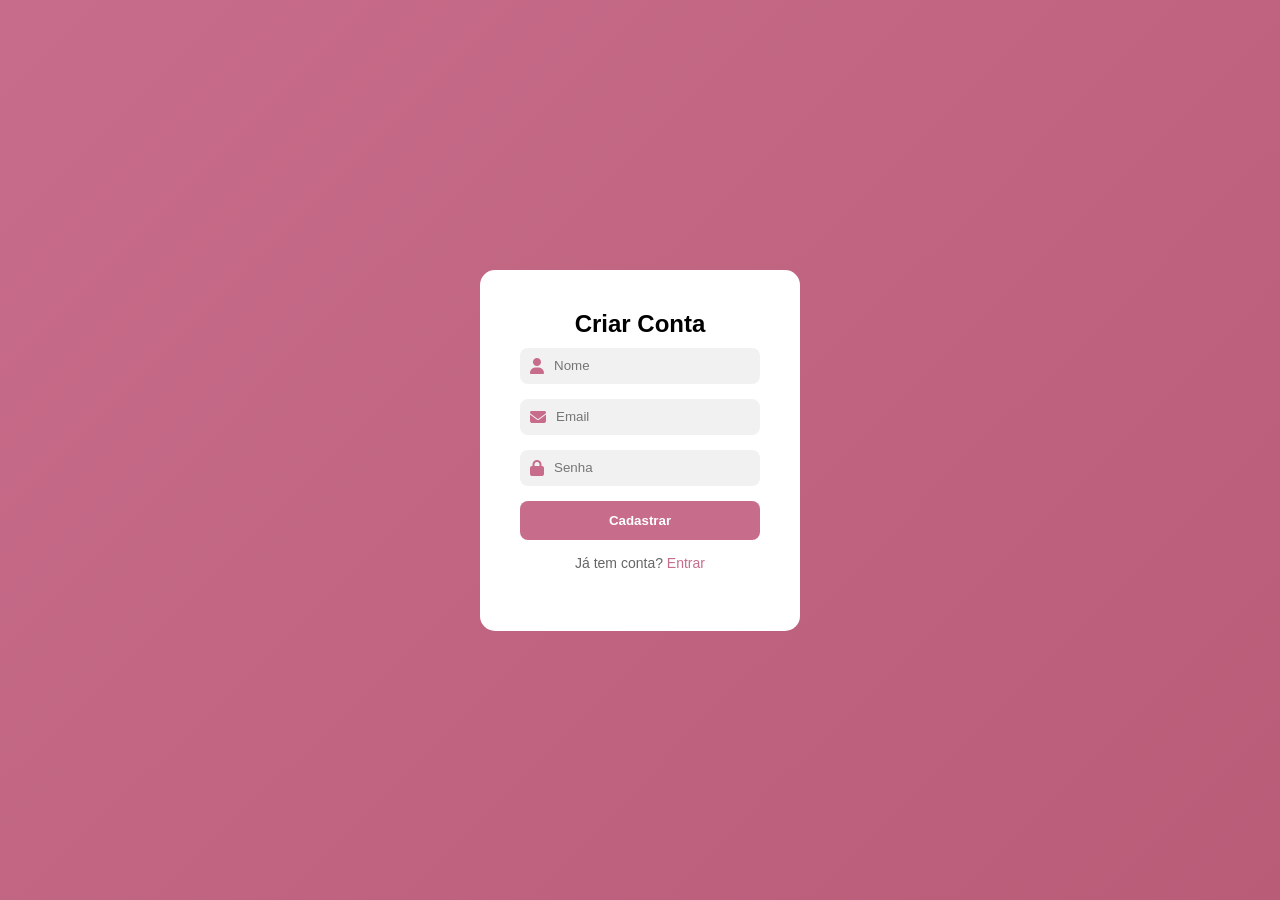
<file: cadastro.html>
<!DOCTYPE html>
<html lang="pt-BR">
<head>
<meta charset="UTF-8">
<meta name="viewport" content="width=device-width, initial-scale=1.0">
<title>Cadastro - Belle Hair</title>

<link rel="stylesheet" href="login.css">
<link rel="stylesheet" href="https://cdnjs.cloudflare.com/ajax/libs/font-awesome/6.5.0/css/all.min.css">

</head>

<body>

<div class="login-container">

    <div class="login-box">

        <h2>Criar Conta</h2>

        <form id="cadastro-form">

            <div class="input-group">
                <i class="fas fa-user"></i>
                <input type="text" id="nome" placeholder="Nome" required>
            </div>

            <div class="input-group">
                <i class="fas fa-envelope"></i>
                <input type="email" id="email" placeholder="Email" required>
            </div>

            <div class="input-group">
                <i class="fas fa-lock"></i>
                <input type="password" id="senha" placeholder="Senha" required>
            </div>

            <button type="submit">Cadastrar</button>

        </form>

        <p class="extra">Já tem conta? <a href="login.html">Entrar</a></p>

    </div>

</div>

<script src="cadastro.js"></script>

</body>
</html>
</file>
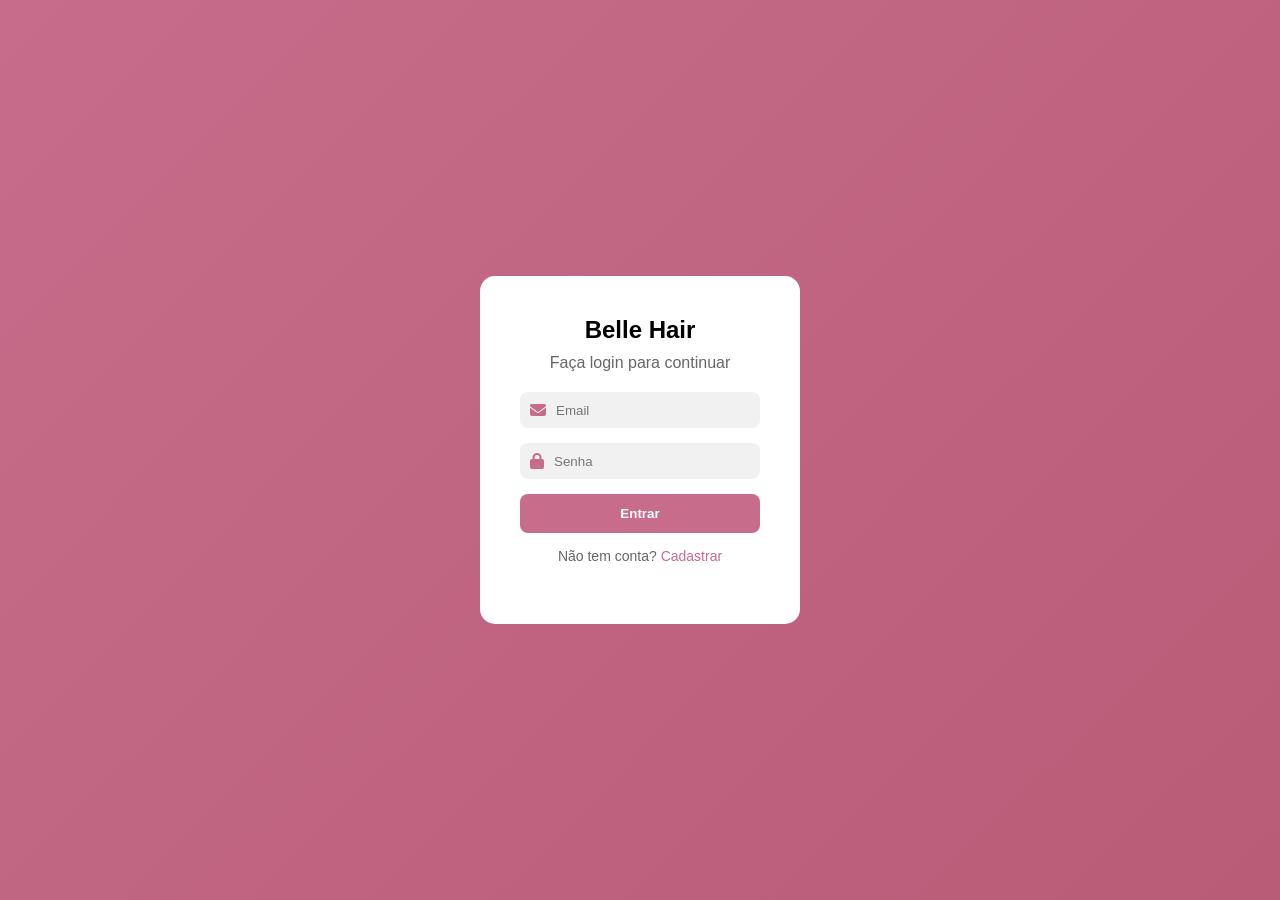
<file: login.html>
<!DOCTYPE html>
<html lang="pt-BR">
<head>
<meta charset="UTF-8">
<meta name="viewport" content="width=device-width, initial-scale=1.0">
<title>Login - Belle Hair</title>

<link rel="stylesheet" href="login.css">

<!-- Ícones -->
<link rel="stylesheet" href="https://cdnjs.cloudflare.com/ajax/libs/font-awesome/6.5.0/css/all.min.css">

</head>

<body>

<div class="login-container">

    <div class="login-box">

        <h2>Belle Hair</h2>
        <p>Faça login para continuar</p>

        <form id="login-form">

            <div class="input-group">
                <i class="fas fa-envelope"></i>
                <input type="email" placeholder="Email" required>
            </div>

            <div class="input-group">
                <i class="fas fa-lock"></i>
                <input type="password" placeholder="Senha" required>
            </div>

            <button type="submit">Entrar</button>

        </form>

        <p class="extra">Não tem conta? <a href="cadastro.html">Cadastrar</a></p>

    </div>

</div>

<script src="login.js"></script>

</body>
</html>
</file>
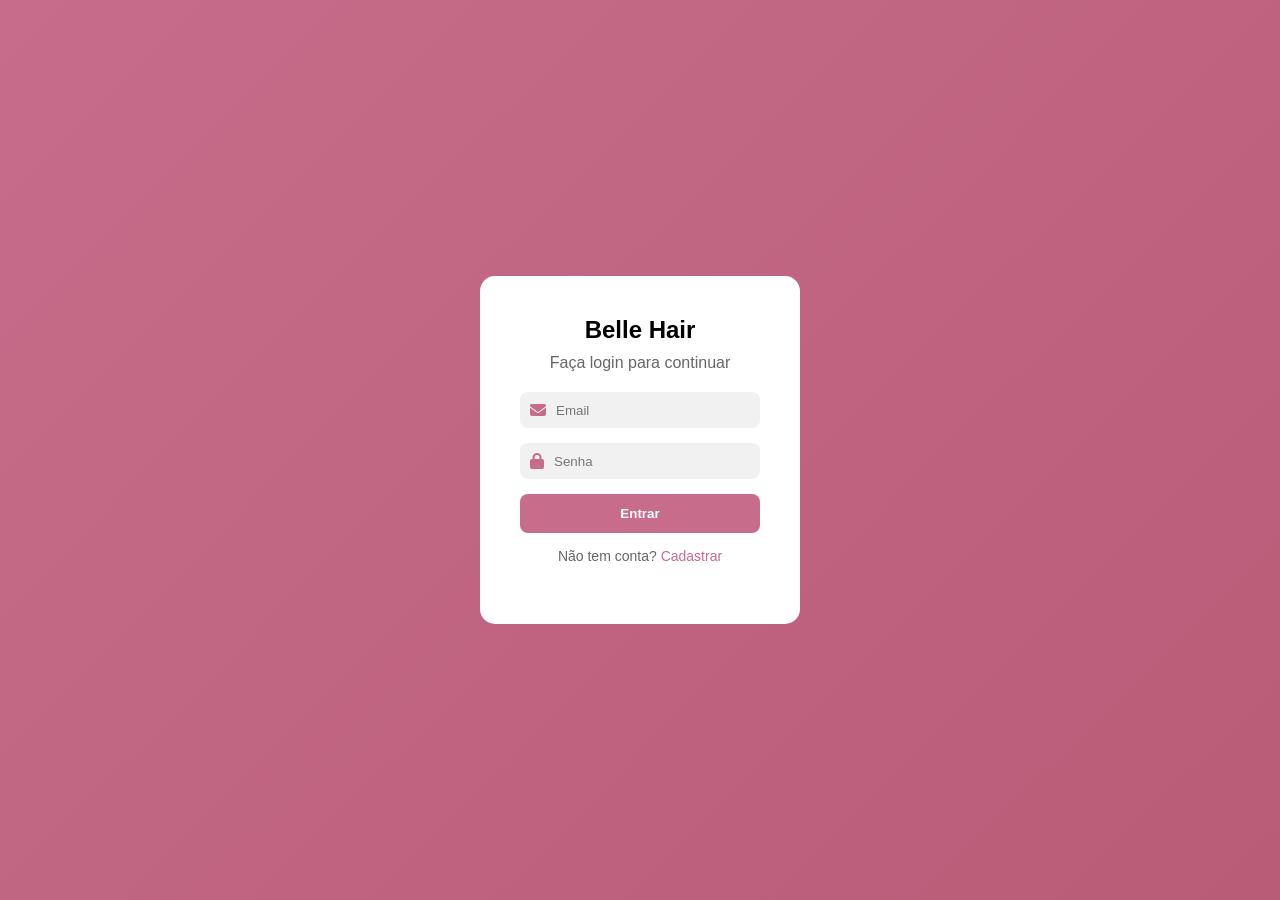
<file: perfil.html>
<!DOCTYPE html>
<html lang="pt-BR">
<head>
<meta charset="UTF-8">
<title>Perfil</title>
<link rel="stylesheet" href="style.css">
</head>

<body>

<div style="text-align:center; padding:50px;">

    <h2>Bem-vindo 👋</h2>

    <p id="nomeUsuario"></p>
    <p id="emailUsuario"></p>

    <button onclick="logout()">Sair</button>

</div>

<script src="perfil.js"></script>

</body>
</html>
</file>
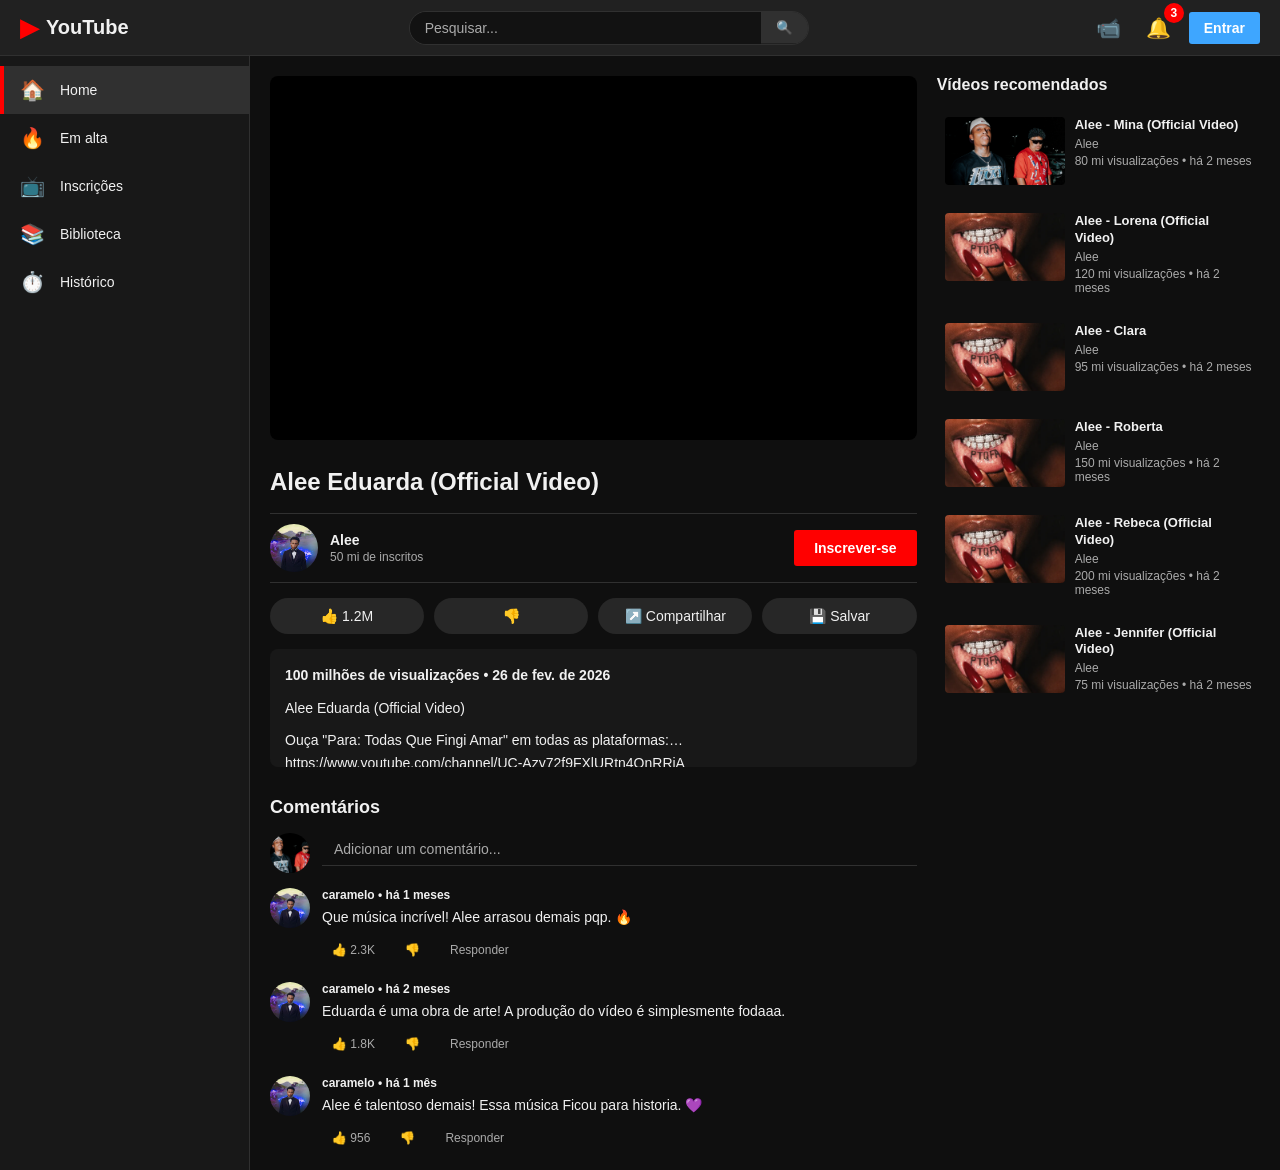
<file: youtube_completo.html>
<!DOCTYPE html>
<html lang="pt-BR">
<head>
  <meta charset="UTF-8">
  <meta name="viewport" content="width=device-width, initial-scale=1.0">
  <title>YouTube Clone - Completo e Funcional</title>
  <!-- Link para o arquivo CSS externo -->
  <link rel="stylesheet" href="youtube_completo.css">
</head>
<body>

  <!-- ============================================================
       NAVBAR - BARRA DE NAVEGAÇÃO SUPERIOR FIXA
       ============================================================
       
       A navbar é a barra que fica no topo da página.
       Ela contém:
       - Logo do YouTube (esquerda)
       - Barra de pesquisa (centro)
       - Botões de ação (direita): criar, notificações, login
       
       A navbar é FIXA (position: fixed) para que fique
       sempre visível mesmo quando fazemos scroll.
  -->
  <nav class="navbar">
    <!-- Logo do YouTube (esquerda) -->
    <div class="navbar__left">
      <div class="navbar__logo">
        <span class="navbar__logo-icon">▶</span>
        <span class="navbar__logo-text">YouTube</span>
      </div>
    </div>

    <!-- Barra de pesquisa (centro) -->
    <div class="navbar__center">
      <input 
        type="text" 
        class="navbar__search-input" 
        placeholder="Pesquisar..."
        id="searchInput"
      >
      <button class="navbar__search-btn" id="searchBtn">🔍</button>
    </div>

    <!-- Botões de ação (direita) -->
    <div class="navbar__right">
      <!-- Botão de criar vídeo -->
      <button class="navbar__icon-btn" title="Criar">📹</button>
      
      <!-- Botão de notificações -->
      <button class="navbar__icon-btn" title="Notificações">
        🔔
        <span class="navbar__notification-badge">3</span>
      </button>
      
      <!-- Botão de login/perfil -->
      <button class="navbar__login-btn" id="loginBtn">Entrar</button>
    </div>
  </nav>

  <!-- ============================================================
       CONTAINER PRINCIPAL COM GRID
       ============================================================
       
       Este é o container que organiza toda a página usando CSS Grid.
       Ele divide a página em:
       - Coluna 1: Sidebar (menu lateral)
       - Coluna 2: Main content (conteúdo principal)
       
       O grid é definido no CSS com:
       grid-template-columns: 250px 1fr;
  -->
  <div class="grid-container">

    <!-- ============================================================
         SIDEBAR - MENU LATERAL ESQUERDO
         ============================================================
         
         A sidebar contém links de navegação:
         - Home
         - Em alta
         - Inscrições
         - Biblioteca
         - Histórico
         
         Cada item é um botão que pode ser clicado.
    -->
    <aside class="sidebar">
      <div class="sidebar__item sidebar__item--active" data-page="home">
        <span class="sidebar__icon">🏠</span>
        <span class="sidebar__label">Home</span>
      </div>
      <div class="sidebar__item" data-page="trending">
        <span class="sidebar__icon">🔥</span>
        <span class="sidebar__label">Em alta</span>
      </div>
      <div class="sidebar__item" data-page="subscriptions">
        <span class="sidebar__icon">📺</span>
        <span class="sidebar__label">Inscrições</span>
      </div>
      <div class="sidebar__item" data-page="library">
        <span class="sidebar__icon">📚</span>
        <span class="sidebar__label">Biblioteca</span>
      </div>
      <div class="sidebar__item" data-page="history">
        <span class="sidebar__icon">⏱️</span>
        <span class="sidebar__label">Histórico</span>
      </div>
    </aside>

    <!-- ============================================================
         MAIN CONTENT - CONTEÚDO PRINCIPAL
         ============================================================
         
         Este é o container que contém:
         - Player de vídeo
         - Informações do vídeo
         - Botões de ação (like, dislike, compartilhar)
         - Informações do canal
         - Comentários
         - Sidebar de vídeos recomendados
         
         Usa CSS Grid interno para dividir em:
         - Coluna 1: Vídeo principal (2/3 da largura)
         - Coluna 2: Vídeos recomendados (1/3 da largura)
    -->
    <main class="main-content">

      <!-- ============================================================
           SEÇÃO DO VÍDEO PRINCIPAL
           ============================================================
           
           Contém o player de vídeo e todas as informações relacionadas.
      -->
      <section class="video-section">

        <!-- ============================================================
             PLAYER DE VÍDEO - IFRAME DO YOUTUBE
             ============================================================
             
             O iframe é a forma de incorporar um vídeo do YouTube
             diretamente na nossa página.
             
             O 'src' aponta para o vídeo usando o ID do YouTube.
             Para extrair o ID de uma URL do YouTube:
             - URL: https://youtu.be/nWEil-UhYWg?si=zutEMob7RRHNOtHE
             - ID: nWEil-UhYWg (parte após youtu.be/)
             
             O embed URL fica: https://www.youtube.com/embed/nWEil-UhYWg
        -->
        <div class="video-player">
          <iframe
            class="video-player__iframe"
            src="https://www.youtube.com/embed/nWEil-UhYWg"
            title="Vídeo do YouTube"
            frameborder="0"
            allow="accelerometer; autoplay; clipboard-write; encrypted-media; gyroscope; picture-in-picture; web-share"
            allowfullscreen>
          </iframe>
        </div>

        <!-- ============================================================
             TÍTULO DO VÍDEO
             ============================================================
             
             Título grande e em negrito do vídeo.
        -->
        <h1 class="video-title">Alee Eduarda (Official Video)</h1>

        <!-- ============================================================
             INFORMAÇÕES DO VÍDEO - USANDO CSS GRID
             ============================================================
             
             Este container usa CSS Grid para organizar:
             - Coluna 1: Avatar + Nome do canal + Inscritos
             - Coluna 2: Botão de inscrever-se
             
             grid-template-columns: 1fr auto;
             - 1fr: informações do canal ocupam o espaço disponível
             - auto: botão ajusta ao seu tamanho
        -->
        <div class="video-info">
          <!-- Informações do canal (avatar, nome, inscritos) -->
          <div class="channel-info">
            <!-- Avatar do canal -->
            <img 
              src="alee_profile.jpg" 
              alt="Avatar do canal" 
              class="channel-info__avatar"
            >
            
            <!-- Detalhes do canal (nome e inscritos) -->
            <div class="channel-info__details">
              <p class="channel-info__name">Alee</p>
              <p class="channel-info__subscribers">50 mi de inscritos</p>
            </div>
          </div>

          <!-- Botão de inscrever-se -->
          <button class="subscribe-btn" id="subscribeBtn">Inscrever-se</button>
        </div>

        <!-- ============================================================
             AÇÕES DO VÍDEO - USANDO CSS GRID
             ============================================================
             
             Botões de like, dislike, compartilhar e salvar
             organizados em uma linha usando CSS Grid.
             
             grid-template-columns: repeat(4, 1fr);
             - Cria 4 colunas iguais para os 4 botões
             
             Cada botão tem um ID para que o JavaScript possa
             adicionar interatividade (contar likes, etc).
        -->
        <div class="video-actions">
          <!-- Botão de like (curtir) -->
          <button class="action-btn action-btn--like" id="likeBtn">
            👍 <span id="likeCount">1.2M</span>
          </button>
          
          <!-- Botão de dislike (não curtir) -->
          <button class="action-btn action-btn--dislike" id="dislikeBtn">
            👎
          </button>
          
          <!-- Botão de compartilhar -->
          <button class="action-btn action-btn--share" id="shareBtn">
            ↗️ Compartilhar
          </button>
          
          <!-- Botão de salvar -->
          <button class="action-btn action-btn--save" id="saveBtn">
            💾 Salvar
          </button>
        </div>

        <!-- ============================================================
             DESCRIÇÃO DO VÍDEO
             ============================================================
             
             Texto descritivo do vídeo com informações sobre o artista,
             links para redes sociais, etc.
             
             Tem um botão "...mais" para expandir/recolher a descrição.
        -->
        <div class="video-description" id="videoDescription">
          <p><strong>100 milhões de visualizações • 26 de fev. de 2026</strong></p>
          <p>Alee Eduarda (Official Video)</p>
          <p>Ouça "Para: Todas Que Fingi Amar" em todas as plataformas: https://www.youtube.com/channel/UC-Azy72f9FXlURtn4QnRRjA</p>
          <p>Siga Alee:</p>
          <p>Instagram: https://www.instagram.com/alee</p>
          <p>Twitter: https://twitter.com/Alee</p>
          <button class="description-toggle" id="descriptionToggle">...mais</button>
        </div>

        <!-- ============================================================
             SEÇÃO DE COMENTÁRIOS
             ============================================================
             
             Contém:
             - Título "Comentários"
             - Campo para adicionar novo comentário
             - Lista de comentários existentes
             
             Usa flexbox para organizar os comentários em coluna.
        -->
        <section class="comments-section">
          <h2 class="comments-section__title">Comentários</h2>
          
          <!-- ============================================================
               CAMPO PARA ADICIONAR NOVO COMENTÁRIO
               ============================================================
               
               Usa flexbox para organizar avatar e input em linha.
               
               display: flex;
               - Organiza avatar e input horizontalmente
               
               align-items: flex-start;
               - Alinha no topo (não no centro)
          -->
          <div class="comment-input">
            <!-- Avatar do usuário logado -->
            <img 
              src="alee.webp" 
              alt="Seu avatar" 
              class="comment-input__avatar"
            >
            
            <!-- Campo de texto para comentário -->
            <input 
              type="text" 
              placeholder="Adicionar um comentário..." 
              class="comment-input__field"
              id="commentInput"
            >
          </div>

          <!-- ============================================================
               LISTA DE COMENTÁRIOS
               ============================================================
               
               Cada comentário é um grid que contém:
               - Coluna 1: Avatar do usuário (auto)
               - Coluna 2: Conteúdo do comentário (1fr)
               
               grid-template-columns: auto 1fr;
               - auto: avatar ajusta ao seu tamanho
               - 1fr: conteúdo ocupa o resto do espaço
          -->
          <div class="comments-list" id="commentsList">
            
            <!-- Comentário 1 -->
            <div class="comment">
              <img 
                src="alee_profile.jpg" 
                alt="Avatar" 
                class="comment__avatar"
              >
              <div class="comment__content">
                <p class="comment__author">caramelo • há 1 meses</p>
                <p class="comment__text">Que música incrível! Alee arrasou demais pqp. 🔥</p>
                <div class="comment__actions">
                  <button class="comment__like-btn">👍 <span>2.3K</span></button>
                  <button class="comment__dislike-btn">👎</button>
                  <button class="comment__reply-btn">Responder</button>
                </div>
              </div>
            </div>

            <!-- Comentário 2 -->
            <div class="comment">
              <img 
                src="alee_profile.jpg" 
                alt="Avatar" 
                class="comment__avatar"
              >
              <div class="comment__content">
                <p class="comment__author">caramelo • há 2 meses</p>
                <p class="comment__text">Eduarda é uma obra de arte! A produção do vídeo é simplesmente fodaaa.</p>
                <div class="comment__actions">
                  <button class="comment__like-btn">👍 <span>1.8K</span></button>
                  <button class="comment__dislike-btn">👎</button>
                  <button class="comment__reply-btn">Responder</button>
                </div>
              </div>
            </div>

            <!-- Comentário 3 -->
            <div class="comment">
              <img 
                src="alee_profile.jpg" 
                alt="Avatar" 
                class="comment__avatar"
              >
              <div class="comment__content">
                <p class="comment__author">caramelo • há 1 mês</p>
                <p class="comment__text">Alee é talentoso demais! Essa música Ficou para historia. 💜</p>
                <div class="comment__actions">
                  <button class="comment__like-btn">👍 <span>956</span></button>
                  <button class="comment__dislike-btn">👎</button>
                  <button class="comment__reply-btn">Responder</button>
                </div>
              </div>
            </div>

          </div>
        </section>

      </section>

      <!-- ============================================================
           SIDEBAR DE VÍDEOS RECOMENDADOS
           ============================================================
           
           Contém uma lista de vídeos sugeridos para o usuário assistir.
           
           Todos os vídeos são do mesmo gênero/artista para manter
           a coerência com o vídeo principal (Anitta - Envolver).
           
           Cada vídeo é um card que contém:
           - Thumbnail (imagem de capa)
           - Título do vídeo
           - Nome do canal
           - Visualizações e data
      -->
      <aside class="recommendations-sidebar">
        <h2 class="recommendations-sidebar__title">Vídeos recomendados</h2>

        <!-- ============================================================
             GRID DE VÍDEOS RECOMENDADOS
             ============================================================
             
             Cada vídeo é um grid com:
             grid-template-columns: auto 1fr;
             - auto: thumbnail (120px)
             - 1fr: informações (título, canal, etc.)
        -->
        <div class="recommended-videos">

          <!-- Vídeo recomendado 1: Anitta - Sim ou Não -->
          <div class="video-card">
            <img 
              src="alee.webp" 
              alt="Thumbnail" 
              class="video-card__thumbnail"
            >
            <div class="video-card__info">
              <p class="video-card__title">Alee - Mina (Official Video)</p>
              <p class="video-card__channel">Alee</p>
              <p class="video-card__stats">80 mi visualizações • há 2 meses</p>
            </div>
          </div>

          <!-- Vídeo recomendado 2: Anitta - Medicina -->
          <div class="video-card">
            <img 
              src="alee2.webp" 
              alt="Thumbnail" 
              class="video-card__thumbnail"
            >
            <div class="video-card__info">
              <p class="video-card__title">Alee - Lorena (Official Video)</p>
              <p class="video-card__channel">Alee</p>
              <p class="video-card__stats">120 mi visualizações • há 2 meses</p>
            </div>
          </div>

          <!-- Vídeo recomendado 3: Anitta - Kisses and Cake -->
          <div class="video-card">
            <img 
              src="alee2.webp" 
              alt="Thumbnail" 
              class="video-card__thumbnail"
            >
            <div class="video-card__info">
              <p class="video-card__title">Alee - Clara</p>
              <p class="video-card__channel">Alee</p>
              <p class="video-card__stats">95 mi visualizações • há 2 meses</p>
            </div>
          </div>

          <!-- Vídeo recomendado 4: Anitta - Bola, Rebola -->
          <div class="video-card">
            <img 
              src="alee2.webp" 
              alt="Thumbnail" 
              class="video-card__thumbnail"
            >
            <div class="video-card__info">
              <p class="video-card__title">Alee - Roberta</p>
              <p class="video-card__channel">Alee</p>
              <p class="video-card__stats">150 mi visualizações • há 2 meses</p>
            </div>
          </div>

          <!-- Vídeo recomendado 5: Anitta - Vai Malandra -->
          <div class="video-card">
            <img 
              src="alee2.webp" 
              alt="Thumbnail" 
              class="video-card__thumbnail"
            >
            <div class="video-card__info">
              <p class="video-card__title">Alee - Rebeca (Official Video)</p>
              <p class="video-card__channel">Alee</p>
              <p class="video-card__stats">200 mi visualizações • há 2 meses</p>
            </div>
          </div>

          <!-- Vídeo recomendado 6: Anitta - Fumaça -->
          <div class="video-card">
            <img 
              src="alee2.webp" 
              alt="Thumbnail" 
              class="video-card__thumbnail"
            >
            <div class="video-card__info">
              <p class="video-card__title">Alee - Jennifer (Official Video)</p>
              <p class="video-card__channel">Alee</p>
              <p class="video-card__stats">75 mi visualizações • há 2 meses</p>
            </div>
          </div>

        </div>
      </aside>

    </main>

  </div>

  <!-- ============================================================
       JAVASCRIPT - INTERATIVIDADE DA PÁGINA
       ============================================================
       
       O JavaScript adiciona funcionalidades interativas à página:
       - Contar likes ao clicar no botão
       - Alternar estado do botão de inscrever-se
       - Adicionar comentários
       - Expandir/recolher descrição
       - Navegação na sidebar
       - Sistema de login
  -->
  <script>

    // ============================================================
    // 1. SISTEMA DE LIKES
    // ============================================================
    // 
    // Quando o usuário clica no botão de like, o contador aumenta.
    // O estado do botão é armazenado em uma variável.

    let isLiked = false; // Variável que controla se o vídeo foi curtido

    // Seleciona o botão de like pelo ID
    const likeBtn = document.getElementById('likeBtn');
    const likeCount = document.getElementById('likeCount');

    // Adiciona um listener para o clique no botão de like
    likeBtn.addEventListener('click', function() {
      // Se já foi curtido, remove o like
      if (isLiked) {
        isLiked = false;
        likeBtn.classList.remove('action-btn--liked');
        likeCount.textContent = '1.2M'; // Volta ao valor original
      } else {
        // Se não foi curtido, adiciona o like
        isLiked = true;
        likeBtn.classList.add('action-btn--liked');
        likeCount.textContent = '1.2M+'; // Adiciona um sinal de +
      }
    });

    // ============================================================
    // 2. SISTEMA DE INSCRIÇÃO
    // ============================================================
    //
    // Quando o usuário clica em "Inscrever-se", o botão muda
    // para "Inscrito" e volta para "Inscrever-se" se clicar novamente.

    let isSubscribed = false; // Variável que controla se o usuário está inscrito

    // Seleciona o botão de inscrever-se pelo ID
    const subscribeBtn = document.getElementById('subscribeBtn');

    // Adiciona um listener para o clique no botão de inscrever-se
    subscribeBtn.addEventListener('click', function() {
      // Se já está inscrito, desinscreve
      if (isSubscribed) {
        isSubscribed = false;
        subscribeBtn.textContent = 'Inscrever-se';
        subscribeBtn.classList.remove('subscribe-btn--subscribed');
      } else {
        // Se não está inscrito, inscreve
        isSubscribed = true;
        subscribeBtn.textContent = 'Inscrito ✓';
        subscribeBtn.classList.add('subscribe-btn--subscribed');
      }
    });

    // ============================================================
    // 3. SISTEMA DE LOGIN
    // ============================================================
    //
    // Quando o usuário clica em "Entrar", um alerta é exibido.
    // Em uma aplicação real, isso abriria um modal de login.

    const loginBtn = document.getElementById('loginBtn');

    loginBtn.addEventListener('click', function() {
      // Exibe um alerta (em produção, seria um modal)
      alert('Funcionalidade de login será implementada em breve!');
    });

    // ============================================================
    // 4. EXPANDIR/RECOLHER DESCRIÇÃO
    // ============================================================
    //
    // Quando o usuário clica em "...mais", a descrição se expande.
    // Se clicar novamente, a descrição se recolhe.

    let isDescriptionExpanded = false; // Variável que controla se a descrição está expandida

    // Seleciona o botão de toggle e a descrição
    const descriptionToggle = document.getElementById('descriptionToggle');
    const videoDescription = document.getElementById('videoDescription');

    // Adiciona um listener para o clique no botão
    descriptionToggle.addEventListener('click', function() {
      // Se a descrição está recolhida, expande
      if (!isDescriptionExpanded) {
        isDescriptionExpanded = true;
        videoDescription.classList.add('video-description--expanded');
        descriptionToggle.textContent = 'Mostrar menos';
      } else {
        // Se a descrição está expandida, recolhe
        isDescriptionExpanded = false;
        videoDescription.classList.remove('video-description--expanded');
        descriptionToggle.textContent = '...mais';
      }
    });

    // ============================================================
    // 5. ADICIONAR COMENTÁRIOS
    // ============================================================
    //
    // Quando o usuário digita um comentário e pressiona Enter,
    // o comentário é adicionado à lista de comentários.

    const commentInput = document.getElementById('commentInput');
    const commentsList = document.getElementById('commentsList');

    // Adiciona um listener para a tecla Enter no campo de comentário
    commentInput.addEventListener('keypress', function(event) {
      // Se a tecla pressionada foi Enter
      if (event.key === 'Enter' && this.value.trim() !== '') {
        // Cria um novo elemento de comentário
        const newComment = document.createElement('div');
        newComment.className = 'comment';
        newComment.innerHTML = `
          <img 
            src="https://yt3.ggpht.com/ytc/AIdro_kVbGiJMNHNpMnMNGqCQPGLFGDKFEuL_-YkTsJf=s32-c-k-c0x00ffffff-no-rj" 
            alt="Avatar" 
            class="comment__avatar"
          >
          <div class="comment__content">
            <p class="comment__author">Você • agora</p>
            <p class="comment__text">${this.value}</p>
            <div class="comment__actions">
              <button class="comment__like-btn">👍 <span>0</span></button>
              <button class="comment__dislike-btn">👎</button>
              <button class="comment__reply-btn">Responder</button>
            </div>
          </div>
        `;

        // Adiciona o novo comentário ao topo da lista
        commentsList.insertBefore(newComment, commentsList.firstChild);

        // Limpa o campo de entrada
        this.value = '';
      }
    });

    // ============================================================
    // 6. NAVEGAÇÃO NA SIDEBAR
    // ============================================================
    //
    // Quando o usuário clica em um item da sidebar,
    // o item ativo é destacado.

    // Seleciona todos os itens da sidebar
    const sidebarItems = document.querySelectorAll('.sidebar__item');

    // Adiciona um listener para cada item
    sidebarItems.forEach(item => {
      item.addEventListener('click', function() {
        // Remove a classe ativa de todos os itens
        sidebarItems.forEach(i => i.classList.remove('sidebar__item--active'));

        // Adiciona a classe ativa ao item clicado
        this.classList.add('sidebar__item--active');

        // Em uma aplicação real, isso mudaria o conteúdo da página
        const page = this.dataset.page;
        console.log('Navegando para:', page);
      });
    });

    // ============================================================
    // 7. SISTEMA DE PESQUISA
    // ============================================================
    //
    // Quando o usuário digita na barra de pesquisa e clica no botão,
    // uma ação de pesquisa é executada.

    const searchBtn = document.getElementById('searchBtn');
    const searchInput = document.getElementById('searchInput');

    // Adiciona um listener para o clique no botão de pesquisa
    searchBtn.addEventListener('click', function() {
      const query = searchInput.value.trim();
      if (query !== '') {
        // Em uma aplicação real, isso faria uma requisição ao servidor
        console.log('Pesquisando por:', query);
        alert('Pesquisando por: ' + query);
      }
    });

    // Também permite pesquisar ao pressionar Enter
    searchInput.addEventListener('keypress', function(event) {
      if (event.key === 'Enter') {
        searchBtn.click();
      }
    });

    // ============================================================
    // 8. SISTEMA DE LIKE/DISLIKE NOS COMENTÁRIOS
    // ============================================================
    //
    // Quando o usuário clica em like/dislike em um comentário,
    // o contador aumenta ou diminui.

    // Seleciona todos os botões de like nos comentários
    const commentLikeBtns = document.querySelectorAll('.comment__like-btn');

    // Adiciona um listener para cada botão
    commentLikeBtns.forEach(btn => {
      btn.addEventListener('click', function() {
        // Seleciona o span que contém o número de likes
        const likeCountSpan = this.querySelector('span');
        // Converte o texto para número
        let count = parseInt(likeCountSpan.textContent);
        // Aumenta o contador
        count++;
        // Atualiza o texto
        likeCountSpan.textContent = count;
      });
    });

  </script>

</body>
</html>
</file>
<file: login.css>
* {
    margin: 0;
    padding: 0;
    box-sizing: border-box;
}

body {
    font-family: 'Poppins', sans-serif;
    height: 100vh;
    display: flex;
    justify-content: center;
    align-items: center;
    background: linear-gradient(135deg, #C76C8A, #b85c78);
}

.login-container {
    width: 100%;
    display: flex;
    justify-content: center;
}

.login-box {
    background: white;
    padding: 40px;
    border-radius: 15px;
    width: 320px;
    text-align: center;
}

.login-box h2 {
    margin-bottom: 10px;
}

.login-box p {
    margin-bottom: 20px;
    color: #666;
}

.input-group {
    display: flex;
    align-items: center;
    background: #f1f1f1;
    margin-bottom: 15px;
    padding: 10px;
    border-radius: 8px;
}

.input-group i {
    margin-right: 10px;
    color: #C76C8A;
}

.input-group input {
    border: none;
    outline: none;
    background: transparent;
    width: 100%;
}

button {
    width: 100%;
    padding: 12px;
    background: #C76C8A;
    border: none;
    color: white;
    border-radius: 8px;
    cursor: pointer;
    font-weight: bold;
    transition: 0.3s;
}

button:hover {
    background: #a94e69;
}

.extra {
    margin-top: 15px;
    font-size: 14px;
}

.extra a {
    color: #C76C8A;
    text-decoration: none;
}
</file>
<file: style.css>
/* ===== RESET ===== */
* {
    margin: 0;
    padding: 0;
    box-sizing: border-box;
}

/* ===== BODY ===== */
body {
    font-family: 'Poppins', sans-serif;
    background-color: #ffffff;
    color: #333;
    transition: 0.3s;
}

/* ===== HEADER ===== */
header {
    display: flex;
    align-items: center;
    justify-content: space-between;
    padding: 15px 40px;
    background: linear-gradient(135deg, #C76C8A, #b85c78);
    color: white;
}

/* LOGO */
.logo-container {
    display: flex;
    align-items: center;
    gap: 10px;
}

.logo-container img {
    width: 45px;
}

.logo-container span {
    font-size: 18px;
    font-weight: bold;
}

/* ===== NAV ===== */
nav ul {
    display: flex;
    gap: 25px;
    list-style: none;
}

nav ul li a {
    text-decoration: none;
    color: white;
    font-weight: 500;
    position: relative;
}

/* Efeito underline */
nav ul li a::after {
    content: "";
    width: 0%;
    height: 2px;
    background: white;
    position: absolute;
    left: 0;
    bottom: -5px;
    transition: 0.3s;
}

nav ul li a:hover::after {
    width: 100%;
}

/* ===== BOTÃO DARK ===== */
.tema-btn {
    background: transparent;
    border: none;
    color: white;
    font-size: 18px;
    cursor: pointer;
    transition: 0.3s;
}

.tema-btn:hover {
    transform: scale(1.2);
}

/* ===== SERVIÇOS ===== */
.Serviços {
    display: grid;
    grid-template-columns: repeat(auto-fit, minmax(300px, 1fr));
    padding: 40px;
    gap: 25px;
}

/* CARD */
.servico {
    background: #F8C8DC;
    padding: 20px;
    border-radius: 15px;
    text-align: center;
    transition: 0.3s;
}

.servico:hover {
    transform: translateY(-6px);
    box-shadow: 0 10px 20px rgba(0,0,0,0.2);
}

.servico h3 {
    margin-bottom: 10px;
    font-family: 'Playfair Display', serif;
}

.servico p {
    margin-bottom: 10px;
}

/* IMAGEM */
.servico img {
    width: 100%;
    height: 180px;
    object-fit: cover;
    border-radius: 10px;
}

/* ===== AGENDAMENTO ===== */
.Agendamento {
    background: #111;
    color: white;
    padding: 60px 20px;
    text-align: center;
}

.Agendamento h2 {
    color: #E89AB0;
    margin-bottom: 10px;
}

.Agendamento p {
    color: #ccc;
}

/* ===== FOOTER ===== */
.footer {
    background: #111;
    color: white;
    padding: 30px;
    text-align: center;
}

/* ===== BOTÃO WHATSAPP ===== */
.btn-contato {
    display: inline-flex;
    align-items: center;
    gap: 8px;
    background: #25D366;
    padding: 10px 16px;
    border-radius: 8px;
    color: white;
    text-decoration: none;
    margin-top: 10px;
    transition: 0.3s;
}

.btn-contato:hover {
    background: #1ebe5d;
    transform: scale(1.05);
}

/* ===== DARK MODE ===== */
body.dark {
    background-color: #111;
    color: white;
}

body.dark header {
    background: #222;
}

body.dark .servico {
    background: #1a1a1a;
}

body.dark .Agendamento {
    background: #000;
}

body.dark .footer {
    background: #000;
}

.formulario {
    max-width: 400px;
    margin: 30px auto;
    display: flex;
    flex-direction: column;
    gap: 10px;
}

.formulario input,
.formulario select {
    padding: 10px;
    border-radius: 6px;
    border: none;
    background: #222;
    color: white;
}

.formulario button {
    padding: 12px;
    background: #E89AB0;
    border: none;
    border-radius: 6px;
    cursor: pointer;
    font-weight: bold;
}

.formulario button:hover {
    background: #f1648c;
}

#mensagem {
    margin-top: 10px;
    font-weight: bold;
    color: #E89AB0;
}
</file>
<file: youtube_completo.css>
/*
  ============================================================
  CLONE YOUTUBE COMPLETO - ESTILOS CSS COMENTADOS
  ============================================================
  
  Este arquivo CSS contém todos os estilos para o clone
  funcional do YouTube. Cada seção é comentada explicando
  como foi feita e por quê.
  
  Estrutura:
  1. Reset e estilos base
  2. Navbar (barra de navegação)
  3. Grid container principal
  4. Sidebar (menu lateral)
  5. Main content (conteúdo principal)
  6. Video section (seção do vídeo)
  7. Comments section (seção de comentários)
  8. Recommendations sidebar (vídeos recomendados)
  9. Responsividade (media queries)
*/

/* ============================================================
   RESET E ESTILOS BASE
   ============================================================
   
   Remove estilos padrão do navegador e define a base
   para todo o projeto.
*/

* {
  /* Remove margens e paddings padrão */
  margin: 0;
  padding: 0;
  /* box-sizing: border-box garante que padding e border
     sejam inclusos no cálculo de largura/altura */
  box-sizing: border-box;
}

body {
  /* Define a fonte padrão para toda a página */
  font-family: 'Segoe UI', Tahoma, Geneva, Verdana, sans-serif;
  /* Fundo escuro, como o YouTube */
  background-color: #0f0f0f;
  /* Texto branco para contraste */
  color: #f1f1f1;
  /* Remove scroll horizontal */
  overflow-x: hidden;
  /* Compensa o espaço da navbar fixa */
  padding-top: 56px;
}

/* ============================================================
   NAVBAR - BARRA DE NAVEGAÇÃO FIXA NO TOPO
   ============================================================
   
   A navbar é fixa no topo e fica acima de todo o conteúdo.
   
   position: fixed mantém a navbar sempre visível ao fazer scroll.
   z-index: 1000 garante que fica acima de tudo.
   
   Usa display: flex para organizar os itens horizontalmente.
*/

.navbar {
  /* Fixa no topo da tela */
  position: fixed;
  top: 0;
  left: 0;
  right: 0;
  z-index: 1000;
  
  /* Altura da navbar */
  height: 56px;
  
  /* Usa flexbox para organizar os itens em linha */
  display: flex;
  align-items: center;
  justify-content: space-between;
  
  /* Espaçamento interno */
  padding: 0 20px;
  
  /* Fundo escuro */
  background-color: #212121;
  
  /* Borda inferior para separar da página */
  border-bottom: 1px solid #303030;
}

/* ============================================================
   NAVBAR - LADO ESQUERDO (LOGO)
   ============================================================
*/

.navbar__left {
  /* Usa flexbox para organizar logo em linha */
  display: flex;
  align-items: center;
}

.navbar__logo {
  /* Usa flexbox para organizar ícone e texto em linha */
  display: flex;
  align-items: center;
  gap: 8px;
  
  /* Tamanho da fonte */
  font-size: 20px;
  font-weight: bold;
  
  /* Cursor de mão ao passar por cima */
  cursor: pointer;
  
  /* Evita que o texto seja selecionável */
  user-select: none;
}

.navbar__logo-icon {
  /* Cor vermelha do YouTube */
  color: #ff0000;
  font-size: 24px;
}

.navbar__logo-text {
  /* Texto branco */
  color: #f1f1f1;
}

/* ============================================================
   NAVBAR - CENTRO (BARRA DE PESQUISA)
   ============================================================
*/

.navbar__center {
  /* Usa flexbox para organizar input e botão em linha */
  display: flex;
  align-items: center;
  
  /* Ocupa espaço no meio da navbar */
  flex: 1;
  max-width: 400px;
  margin: 0 20px;
  
  /* Borda que envolve input e botão */
  border: 1px solid #303030;
  border-radius: 20px;
  overflow: hidden;
}

.navbar__search-input {
  /* Ocupa o espaço disponível */
  flex: 1;
  
  /* Espaçamento interno */
  padding: 8px 15px;
  
  /* Fundo escuro */
  background-color: #121212;
  color: #f1f1f1;
  
  /* Remove borda padrão */
  border: none;
  outline: none;
  
  /* Fonte */
  font-size: 14px;
}

.navbar__search-input::placeholder {
  color: #aaa;
}

.navbar__search-btn {
  /* Espaçamento interno */
  padding: 8px 15px;
  
  /* Fundo */
  background-color: #303030;
  color: #f1f1f1;
  
  /* Remove borda */
  border: none;
  cursor: pointer;
  
  /* Transição suave */
  transition: background-color 0.2s;
}

.navbar__search-btn:hover {
  background-color: #3f3f3f;
}

/* ============================================================
   NAVBAR - LADO DIREITO (AÇÕES)
   ============================================================
*/

.navbar__right {
  /* Usa flexbox para organizar botões em linha */
  display: flex;
  align-items: center;
  gap: 10px;
}

.navbar__icon-btn {
  /* Tamanho do botão */
  width: 40px;
  height: 40px;
  
  /* Centraliza o ícone */
  display: flex;
  align-items: center;
  justify-content: center;
  
  /* Fundo transparente */
  background-color: transparent;
  color: #f1f1f1;
  
  /* Remove borda */
  border: none;
  cursor: pointer;
  
  /* Cantos arredondados */
  border-radius: 50%;
  
  /* Transição suave */
  transition: background-color 0.2s;
  
  /* Posição relativa para o badge */
  position: relative;
  
  /* Fonte */
  font-size: 20px;
}

.navbar__icon-btn:hover {
  background-color: #303030;
}

/* Badge de notificações (número vermelho) */
.navbar__notification-badge {
  /* Posição absoluta no canto superior direito */
  position: absolute;
  top: -5px;
  right: -5px;
  
  /* Tamanho e cor */
  width: 20px;
  height: 20px;
  background-color: #ff0000;
  color: white;
  
  /* Centraliza o número */
  display: flex;
  align-items: center;
  justify-content: center;
  
  /* Fonte pequena */
  font-size: 12px;
  font-weight: bold;
  
  /* Cantos arredondados (círculo) */
  border-radius: 50%;
}

/* Botão de login */
.navbar__login-btn {
  /* Espaçamento interno */
  padding: 8px 15px;
  
  /* Fundo azul */
  background-color: #3ea6ff;
  color: white;
  
  /* Remove borda */
  border: none;
  cursor: pointer;
  
  /* Cantos arredondados */
  border-radius: 3px;
  
  /* Fonte */
  font-weight: bold;
  font-size: 14px;
  
  /* Transição suave */
  transition: background-color 0.2s;
}

.navbar__login-btn:hover {
  background-color: #2d8fd9;
}

/* ============================================================
   GRID CONTAINER PRINCIPAL
   ============================================================
   
   Este é o container que usa CSS Grid para dividir a página em:
   - Coluna 1: Sidebar (250px)
   - Coluna 2: Main content (resto do espaço)
   
   CSS Grid é perfeito para layouts de múltiplas colunas.
*/

.grid-container {
  /* Ativa CSS Grid */
  display: grid;
  
  /* Define as colunas:
     - 250px: largura fixa da sidebar
     - 1fr: main content ocupa o espaço restante
     
     'fr' significa "fração" do espaço disponível.
  */
  grid-template-columns: 250px 1fr;
  
  /* Altura mínima para ocupar toda a viewport */
  min-height: calc(100vh - 56px);
  
  /* Sem espaçamento entre as colunas */
  gap: 0;
}

/* ============================================================
   SIDEBAR - MENU LATERAL ESQUERDO
   ============================================================
   
   A sidebar é posicionada na primeira coluna do grid.
   Contém links de navegação como Home, Em alta, etc.
   
   Usa display: flex para organizar os itens verticalmente.
*/

.sidebar {
  /* Posiciona na primeira coluna do grid */
  grid-column: 1;
  
  /* Usa flexbox para organizar os itens em coluna */
  display: flex;
  flex-direction: column;
  
  /* Espaçamento interno */
  padding: 10px 0;
  
  /* Fundo um pouco mais claro que o body */
  background-color: #181818;
  
  /* Altura mínima */
  min-height: 100%;
  
  /* Borda direita para separar do conteúdo principal */
  border-right: 1px solid #303030;
}

/* Cada item da sidebar */
.sidebar__item {
  /* Usa flexbox para organizar ícone e label em linha */
  display: flex;
  align-items: center;
  
  /* Espaçamento interno */
  padding: 12px 20px;
  
  /* Espaço entre ícone e label */
  gap: 15px;
  
  /* Cursor de mão ao passar por cima */
  cursor: pointer;
  
  /* Transição suave para o hover */
  transition: background-color 0.2s;
}

.sidebar__item:hover {
  background-color: #282828;
}

/* Item ativo da sidebar (destacado) */
.sidebar__item--active {
  background-color: #303030;
  border-left: 4px solid #ff0000;
  padding-left: 16px; /* Compensa a borda esquerda */
}

.sidebar__icon {
  font-size: 20px;
}

.sidebar__label {
  font-size: 14px;
}

/* ============================================================
   MAIN CONTENT - CONTEÚDO PRINCIPAL
   ============================================================
   
   O main-content é posicionado na segunda coluna do grid principal.
   Dentro dele, usamos outro grid para dividir em:
   - Coluna 1: Video section (2/3)
   - Coluna 2: Recommendations sidebar (1/3)
*/

.main-content {
  /* Posiciona na segunda coluna do grid principal */
  grid-column: 2;
  
  /* Usa grid para dividir em video section e recommendations */
  display: grid;
  
  /* Define as colunas:
     - 2fr: video section ocupa 2 frações
     - 1fr: recommendations ocupa 1 fração
     
     Proporção 2:1 entre vídeo e sidebar
  */
  grid-template-columns: 2fr 1fr;
  
  /* Espaçamento entre as colunas */
  gap: 20px;
  
  /* Espaçamento interno */
  padding: 20px;
  
  /* Altura mínima */
  min-height: calc(100vh - 56px);
}

/* ============================================================
   VIDEO SECTION - SEÇÃO DO VÍDEO PRINCIPAL
   ============================================================
   
   Contém o player de vídeo, título, informações do canal,
   botões de ação e comentários.
   
   Usa display: flex com flex-direction: column para
   organizar os itens verticalmente.
*/

.video-section {
  /* Posiciona na primeira coluna do grid do main-content */
  grid-column: 1;
  
  /* Usa flexbox para organizar os itens em coluna */
  display: flex;
  flex-direction: column;
  
  /* Espaço entre os itens */
  gap: 15px;
}

/* ============================================================
   VIDEO PLAYER - PLAYER DE VÍDEO
   ============================================================
   
   O player mantém a proporção 16:9 usando aspect-ratio.
   
   aspect-ratio: 16 / 9;
   - Mantém a proporção 16:9 independente da largura
*/

.video-player {
  /* Mantém a proporção 16:9 */
  aspect-ratio: 16 / 9;
  
  /* Fundo preto para o vídeo */
  background-color: #000;
  
  /* Cantos arredondados */
  border-radius: 8px;
  
  /* Overflow hidden para os cantos arredondados funcionarem */
  overflow: hidden;
}

.video-player__iframe {
  /* Ocupa 100% do espaço disponível */
  width: 100%;
  height: 100%;
  
  /* Remove borda padrão */
  border: none;
}

/* ============================================================
   TÍTULO DO VÍDEO
   ============================================================
*/

.video-title {
  font-size: 24px;
  font-weight: bold;
  line-height: 1.4;
  margin-top: 10px;
}

/* ============================================================
   INFORMAÇÕES DO VÍDEO - USANDO CSS GRID
   ============================================================
   
   Organiza avatar/info do canal e botão de inscrever-se
   em uma linha usando CSS Grid.
   
   grid-template-columns: 1fr auto;
   - 1fr: informações do canal ocupam o espaço disponível
   - auto: botão ajusta ao seu tamanho
*/

.video-info {
  /* Ativa CSS Grid */
  display: grid;
  
  /* Define as colunas:
     - 1fr: informações do canal
     - auto: botão de inscrever
  */
  grid-template-columns: 1fr auto;
  
  /* Alinha os itens verticalmente no centro */
  align-items: center;
  
  /* Espaço entre as colunas */
  gap: 20px;
  
  /* Espaçamento interno */
  padding: 10px 0;
  
  /* Borda superior e inferior */
  border-top: 1px solid #303030;
  border-bottom: 1px solid #303030;
}

/* Informações do canal */
.channel-info {
  /* Usa flexbox para organizar avatar e detalhes em linha */
  display: flex;
  align-items: center;
  gap: 12px;
}

.channel-info__avatar {
  /* Tamanho do avatar */
  width: 48px;
  height: 48px;
  
  /* Deixa circular */
  border-radius: 50%;
  
  /* Garante que a imagem preencha o espaço */
  object-fit: cover;
}

.channel-info__details {
  /* Usa flexbox para organizar em coluna */
  display: flex;
  flex-direction: column;
  gap: 2px;
}

.channel-info__name {
  font-weight: bold;
  font-size: 14px;
}

.channel-info__subscribers {
  font-size: 12px;
  color: #aaa;
}

/* Botão de inscrever-se */
.subscribe-btn {
  padding: 10px 20px;
  background-color: #ff0000;
  color: white;
  border: none;
  border-radius: 3px;
  font-weight: bold;
  cursor: pointer;
  font-size: 14px;
  transition: background-color 0.2s;
}

.subscribe-btn:hover {
  background-color: #cc0000;
}

.subscribe-btn--subscribed {
  background-color: #272727;
  color: #f1f1f1;
}

/* ============================================================
   AÇÕES DO VÍDEO - USANDO CSS GRID
   ============================================================
   
   Organiza os botões (like, dislike, compartilhar, salvar)
   em uma linha usando CSS Grid.
   
   grid-template-columns: repeat(4, 1fr);
   - Cria 4 colunas iguais para os 4 botões
*/

.video-actions {
  /* Ativa CSS Grid */
  display: grid;
  
  /* Define 4 colunas iguais */
  grid-template-columns: repeat(4, 1fr);
  
  /* Espaço entre os botões */
  gap: 10px;
}

.action-btn {
  padding: 10px;
  background-color: #272727;
  color: #f1f1f1;
  border: none;
  border-radius: 20px;
  cursor: pointer;
  font-size: 14px;
  transition: background-color 0.2s;
}

.action-btn:hover {
  background-color: #3f3f3f;
}

/* Estado "liked" do botão de like */
.action-btn--liked {
  background-color: #ff0000;
  color: white;
}

/* ============================================================
   DESCRIÇÃO DO VÍDEO
   ============================================================
   
   A descrição é truncada por padrão (3 linhas).
   Quando expandida, mostra todo o texto.
   
   display: -webkit-box;
   -webkit-line-clamp: 3;
   - Limita a 3 linhas com reticências
*/

.video-description {
  padding: 15px;
  background-color: #181818;
  border-radius: 8px;
  font-size: 14px;
  line-height: 1.6;
  
  /* Limita a 3 linhas por padrão */
  display: -webkit-box;
  -webkit-line-clamp: 3;
  -webkit-box-orient: vertical;
  overflow: hidden;
}

.video-description p {
  margin-bottom: 10px;
}

/* Quando expandida, remove o limite de linhas */
.video-description--expanded {
  -webkit-line-clamp: unset;
  overflow: visible;
}

.description-toggle {
  margin-top: 10px;
  background: none;
  border: none;
  color: #3ea6ff;
  cursor: pointer;
  font-size: 14px;
}

.description-toggle:hover {
  text-decoration: underline;
}

/* ============================================================
   SEÇÃO DE COMENTÁRIOS
   ============================================================
   
   Contém o título, campo para adicionar comentário
   e lista de comentários.
   
   Usa flexbox para organizar verticalmente.
*/

.comments-section {
  /* Usa flexbox para organizar em coluna */
  display: flex;
  flex-direction: column;
  
  /* Espaço entre os itens */
  gap: 15px;
  
  /* Espaçamento interno */
  padding-top: 15px;
}

.comments-section__title {
  font-size: 18px;
  font-weight: bold;
}

/* ============================================================
   CAMPO PARA ADICIONAR COMENTÁRIO
   ============================================================
   
   Usa flexbox para organizar avatar e input em linha.
*/

.comment-input {
  /* Usa flexbox para organizar em linha */
  display: flex;
  align-items: flex-start;
  gap: 12px;
}

.comment-input__avatar {
  width: 40px;
  height: 40px;
  border-radius: 50%;
  object-fit: cover;
  flex-shrink: 0;
}

.comment-input__field {
  /* Ocupa o espaço disponível */
  flex: 1;
  
  padding: 8px 12px;
  background-color: transparent;
  color: #f1f1f1;
  border: none;
  border-bottom: 1px solid #303030;
  font-size: 14px;
  outline: none;
  font-family: inherit;
}

.comment-input__field::placeholder {
  color: #aaa;
}

.comment-input__field:focus {
  border-bottom-color: #f1f1f1;
}

/* ============================================================
   LISTA DE COMENTÁRIOS - USANDO CSS GRID
   ============================================================
   
   Cada comentário é um grid com:
   - Coluna 1: Avatar (auto)
   - Coluna 2: Conteúdo (1fr)
   
   grid-template-columns: auto 1fr;
*/

.comments-list {
  /* Usa flexbox para organizar comentários em coluna */
  display: flex;
  flex-direction: column;
  gap: 20px;
}

.comment {
  /* Ativa CSS Grid */
  display: grid;
  
  /* Define as colunas:
     - auto: avatar ajusta ao seu tamanho
     - 1fr: conteúdo ocupa o espaço restante
  */
  grid-template-columns: auto 1fr;
  
  /* Espaço entre avatar e conteúdo */
  gap: 12px;
  
  /* Alinha o avatar no topo */
  align-items: flex-start;
}

.comment__avatar {
  width: 40px;
  height: 40px;
  border-radius: 50%;
  object-fit: cover;
  flex-shrink: 0;
}

.comment__content {
  /* Usa flexbox para organizar em coluna */
  display: flex;
  flex-direction: column;
  gap: 5px;
}

.comment__author {
  font-size: 12px;
  font-weight: bold;
  color: #f1f1f1;
}

.comment__text {
  font-size: 14px;
  color: #f1f1f1;
  line-height: 1.5;
}

.comment__actions {
  /* Usa flexbox para organizar em linha */
  display: flex;
  gap: 10px;
  margin-top: 5px;
}

.comment__like-btn,
.comment__dislike-btn,
.comment__reply-btn {
  padding: 5px 10px;
  background-color: transparent;
  color: #aaa;
  border: none;
  cursor: pointer;
  font-size: 12px;
  transition: color 0.2s;
}

.comment__like-btn:hover,
.comment__dislike-btn:hover,
.comment__reply-btn:hover {
  color: #f1f1f1;
}

/* ============================================================
   SIDEBAR DE RECOMENDADOS
   ============================================================
   
   Contém uma lista de vídeos recomendados.
   
   Usa flexbox para organizar os vídeos em coluna.
*/

.recommendations-sidebar {
  /* Posiciona na segunda coluna do grid do main-content */
  grid-column: 2;
  
  /* Usa flexbox para organizar em coluna */
  display: flex;
  flex-direction: column;
  
  /* Espaço entre os itens */
  gap: 15px;
}

.recommendations-sidebar__title {
  font-size: 16px;
  font-weight: bold;
}

/* ============================================================
   GRID DE VÍDEOS RECOMENDADOS
   ============================================================
   
   Usa flexbox para organizar os vídeos em coluna.
*/

.recommended-videos {
  /* Usa flexbox para organizar em coluna */
  display: flex;
  flex-direction: column;
  gap: 12px;
}

/* ============================================================
   CARD DE VÍDEO RECOMENDADO
   ============================================================
   
   Cada card usa CSS Grid para organizar:
   - Coluna 1: Thumbnail (auto)
   - Coluna 2: Informações (1fr)
   
   grid-template-columns: auto 1fr;
*/

.video-card {
  /* Ativa CSS Grid */
  display: grid;
  
  /* Define as colunas:
     - auto: thumbnail ajusta ao seu tamanho
     - 1fr: informações ocupam o espaço restante
  */
  grid-template-columns: auto 1fr;
  
  /* Espaço entre thumbnail e informações */
  gap: 10px;
  
  /* Alinha no topo */
  align-items: flex-start;
  
  /* Cursor de mão ao passar por cima */
  cursor: pointer;
  
  /* Espaçamento interno */
  padding: 8px;
  
  /* Transição suave para hover */
  transition: background-color 0.2s;
  
  /* Cantos arredondados */
  border-radius: 8px;
}

.video-card:hover {
  background-color: #272727;
}

.video-card__thumbnail {
  /* Tamanho fixo */
  width: 120px;
  height: 68px;
  
  /* Garante que a imagem preencha o espaço */
  object-fit: cover;
  
  /* Cantos arredondados */
  border-radius: 4px;
  
  /* Evita que a thumbnail encolha */
  flex-shrink: 0;
}

.video-card__info {
  /* Usa flexbox para organizar em coluna */
  display: flex;
  flex-direction: column;
  gap: 3px;
}

.video-card__title {
  font-size: 13px;
  font-weight: bold;
  color: #f1f1f1;
  line-height: 1.3;
  
  /* Limita a 2 linhas */
  display: -webkit-box;
  -webkit-line-clamp: 2;
  -webkit-box-orient: vertical;
  overflow: hidden;
}

.video-card__channel {
  font-size: 12px;
  color: #aaa;
}

.video-card__stats {
  font-size: 12px;
  color: #aaa;
}

/* ============================================================
   RESPONSIVIDADE - MEDIA QUERIES
   ============================================================
   
   Adapta o layout para telas menores (tablets e celulares).
*/

/* Telas médias: até 1200px */
@media (max-width: 1200px) {
  .grid-container {
    grid-template-columns: 200px 1fr;
  }

  .sidebar {
    width: 200px;
  }
}

/* Telas pequenas: até 768px (tablets e celulares) */
@media (max-width: 768px) {
  /* Esconde a sidebar em telas pequenas */
  .sidebar {
    display: none;
  }

  /* Grid principal com apenas 1 coluna */
  .grid-container {
    grid-template-columns: 1fr;
  }

  /* Main content com 1 coluna (vídeo em cima, recomendados embaixo) */
  .main-content {
    grid-template-columns: 1fr;
    padding: 10px;
  }

  /* Video section ocupa a primeira linha */
  .video-section {
    grid-column: 1;
  }

  /* Recommendations sidebar ocupa a segunda linha */
  .recommendations-sidebar {
    grid-column: 1;
  }

  /* Ações do vídeo em 2 colunas em vez de 4 */
  .video-actions {
    grid-template-columns: repeat(2, 1fr);
  }

  /* Informações do vídeo em coluna */
  .video-info {
    grid-template-columns: 1fr;
    gap: 10px;
  }

  /* Botão de inscrever-se ocupa toda a largura */
  .subscribe-btn {
    width: 100%;
  }

  /* Reduz o tamanho do título */
  .video-title {
    font-size: 18px;
  }

  /* Navbar em coluna */
  .navbar {
    flex-direction: column;
    height: auto;
    padding: 10px;
    gap: 10px;
  }

  /* Barra de pesquisa ocupa toda a largura */
  .navbar__center {
    max-width: 100%;
    margin: 0;
  }
}

/* Telas muito pequenas: até 480px (celulares pequenos) */
@media (max-width: 480px) {
  /* Ações do vídeo em 1 coluna */
  .video-actions {
    grid-template-columns: 1fr;
  }

  /* Reduz o tamanho da thumbnail dos vídeos recomendados */
  .video-card__thumbnail {
    width: 100px;
    height: 56px;
  }

  /* Título do vídeo menor */
  .video-title {
    font-size: 16px;
  }

  /* Main content com menos padding */
  .main-content {
    padding: 5px;
  }
}
</file>
